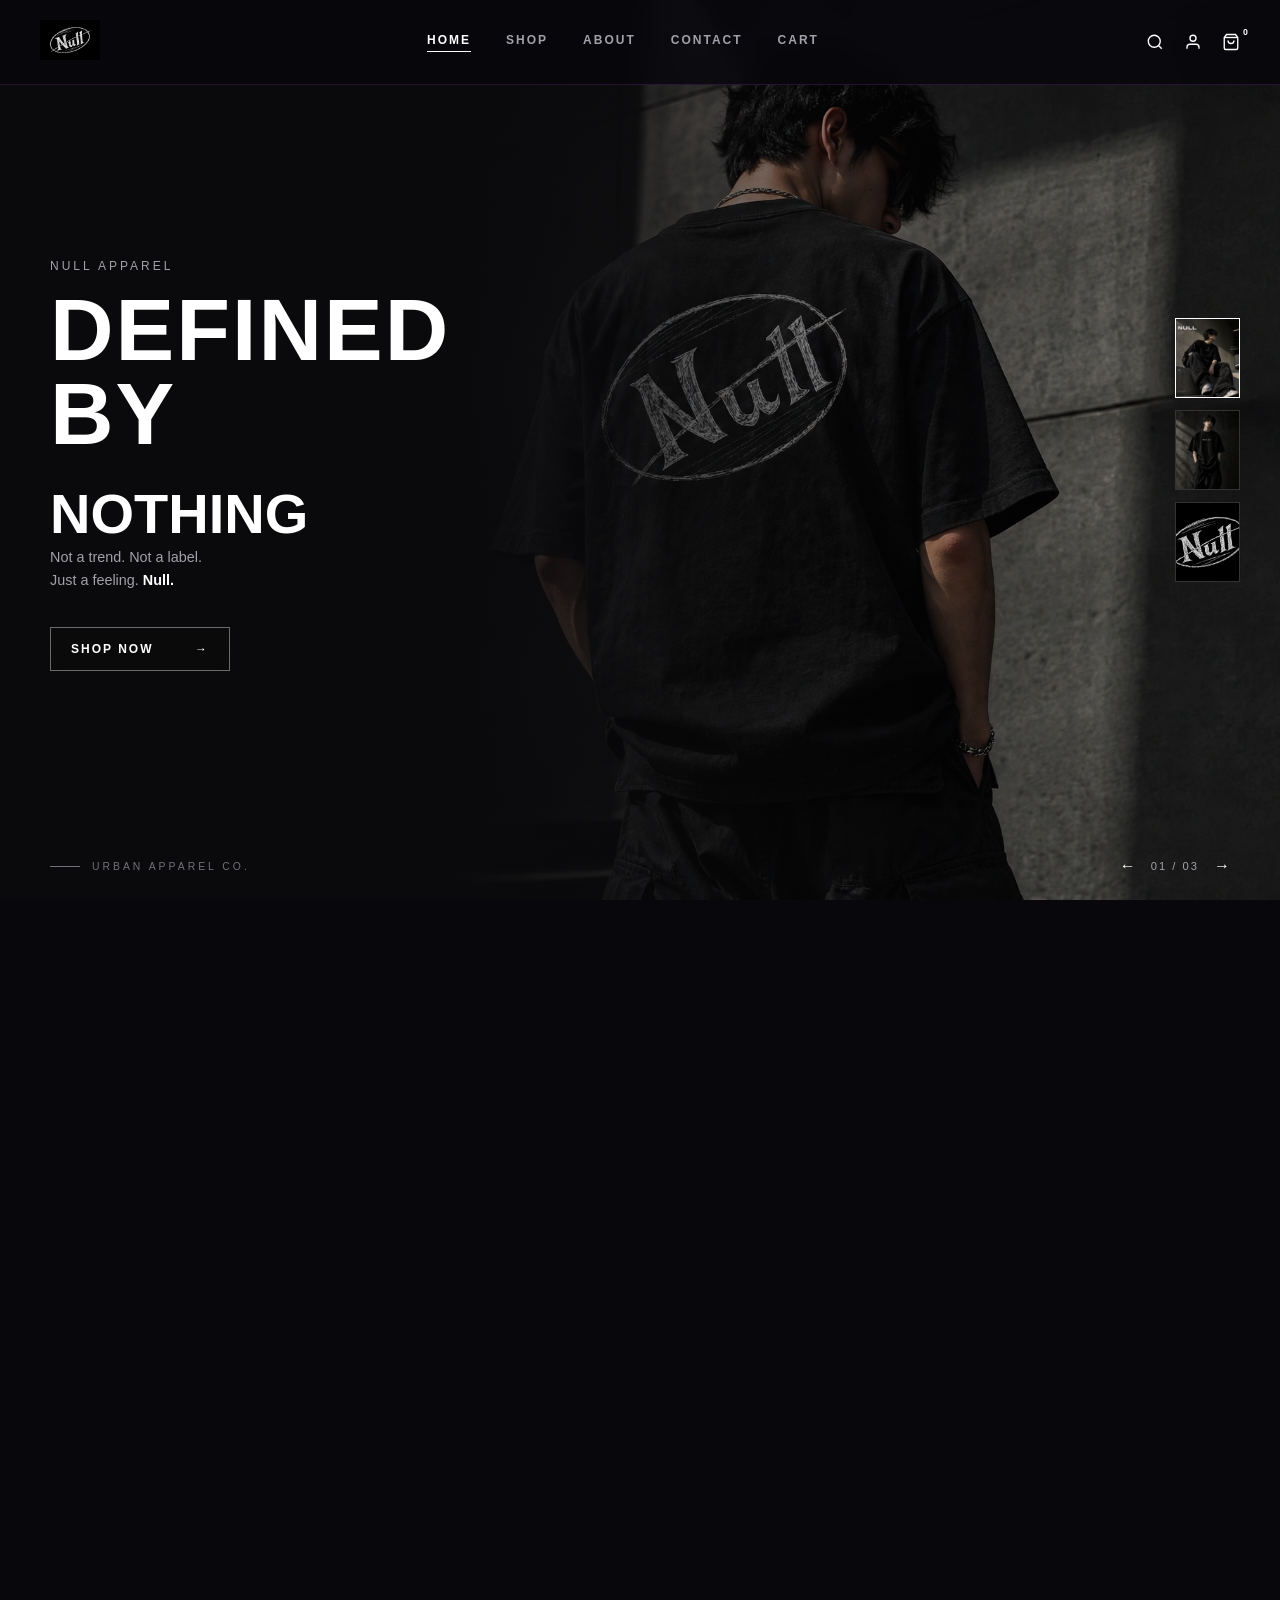
<file: index.html>
<!DOCTYPE html>
<html lang="en">
<head>
    <meta charset="UTF-8">
    <meta name="viewport" content="width=device-width, initial-scale=1.0">
    <title>Null Streetwear // Defined by Nothing</title>
    <link rel="stylesheet" href="style.css">
    <link rel="script,js" href="scrip.js">
    <link rel="shop.html" href="shop.html">
    <link rel="about.html" href="about.html">
    <link rel="contact.html" href="contact.html">
    <link rel="cart.html" href="cart.html">
    <link rel="home.html" href="home.html">
</head>
<body>

    <!-- Header Navigation -->
    <header class="navbar">
        <div class="nav-left">
            <img src="img-wrapper/logo.png" alt="Null Logo" class="brand-logo">
        </div>

        <nav class="nav-menu">
            <a href="#" class="active">HOME</a>
            <a href="shop.html">SHOP</a>
            <a href="about.html">ABOUT</a>
            <a href="contact.html">CONTACT</a>
            <a href="cart.html">CART</a>
        </nav>

        

        <div class="nav-icons">
            <button class="icon-btn" aria-label="Search">
                <svg width="18" height="18" viewBox="0 0 24 24" fill="none" stroke="currentColor" stroke-width="1.8"><circle cx="11" cy="11" r="8"></circle><line x1="21" y1="21" x2="16.65" y2="16.65"></line></svg>
            </button>
            <button class="icon-btn" aria-label="Account">
                <a href="profile.html" class="icon-btn"></a>
                <svg width="18" height="18" viewBox="0 0 24 24" fill="none" stroke="currentColor" stroke-width="1.8"><path d="M20 21v-2a4 4 0 0 0-4-4H8a4 4 0 0 0-4 4v2"></path><circle cx="12" cy="7" r="4"></circle></svg>
            </button>
            <button class="icon-btn cart-btn" aria-label="Cart">
                <svg width="18" height="18" viewBox="0 0 24 24" fill="none" stroke="currentColor" stroke-width="1.8"><path d="M6 2L3 6v14a2 2 0 0 0 2 2h14a2 2 0 0 0 2-2V6l-3-4z"></path><line x1="3" y1="6" x2="21" y2="6"></line><path d="M16 10a4 4 0 0 1-8 0"></path></svg>
                <span class="cart-count">0</span>
            </button>
        </div>   
    </header>

    <!-- Main Hero Container -->
    <main class="hero-container">
        
        <!-- Full Screen Background Image -->
        <div class="hero-bg-wrapper">
            <img src="img-wrapper/homepage.jpg" alt="NULL Hero Model" class="hero-main-img">
            <div class="hero-overlay"></div>
        </div>

        <!-- Left Text Area -->
        <div class="hero-text-content">
            <p class="brand-subtitle">NULL APPAREL</p>
            <h1 class="hero-heading">DEFINED BY<br><h1>
                <h1><span class="highlight-text">NOTHING</span></h1>
            <p class="hero-description">
                Not a trend. Not a label.<br>
                Just a feeling. <strong>Null.</strong>
            </p>

            <a href="https://nullapparel.github.io/null-verify/?id=EX01" class="shop-btn">
                <span>SHOP NOW</span>
                <span class="arrow">→</span>
            </a>
        </div>

        <!-- Right Thumbnails -->
        <div class="right-thumbnails">
            <div class="thumb-card active">
                <img src="img-wrapper/boy1.png" alt="Thumb 1">   
            </div>
            <div class="thumb-card">
                <img src="img-wrapper/boy2.png" alt="Thumb 2">
            </div>
            <div class="thumb-card">
                <img src="img-wrapper/logo.png" alt="Thumb 3">
            </div>
        </div>

        <!-- Bottom Controls -->
        <div class="hero-bottom-bar">
            <div class="bottom-left-text">
                <span class="line"></span>
                <span>URBAN APPAREL CO.</span>
            </div>

            <div class="bottom-slider-ctrl">
                <button class="arrow-btn">←</button>
                <span class="slide-num">01 / 03</span>
                <button class="arrow-btn">→</button>
            </div>
        </div>

    </main>

    

</body>
</html>
</file>
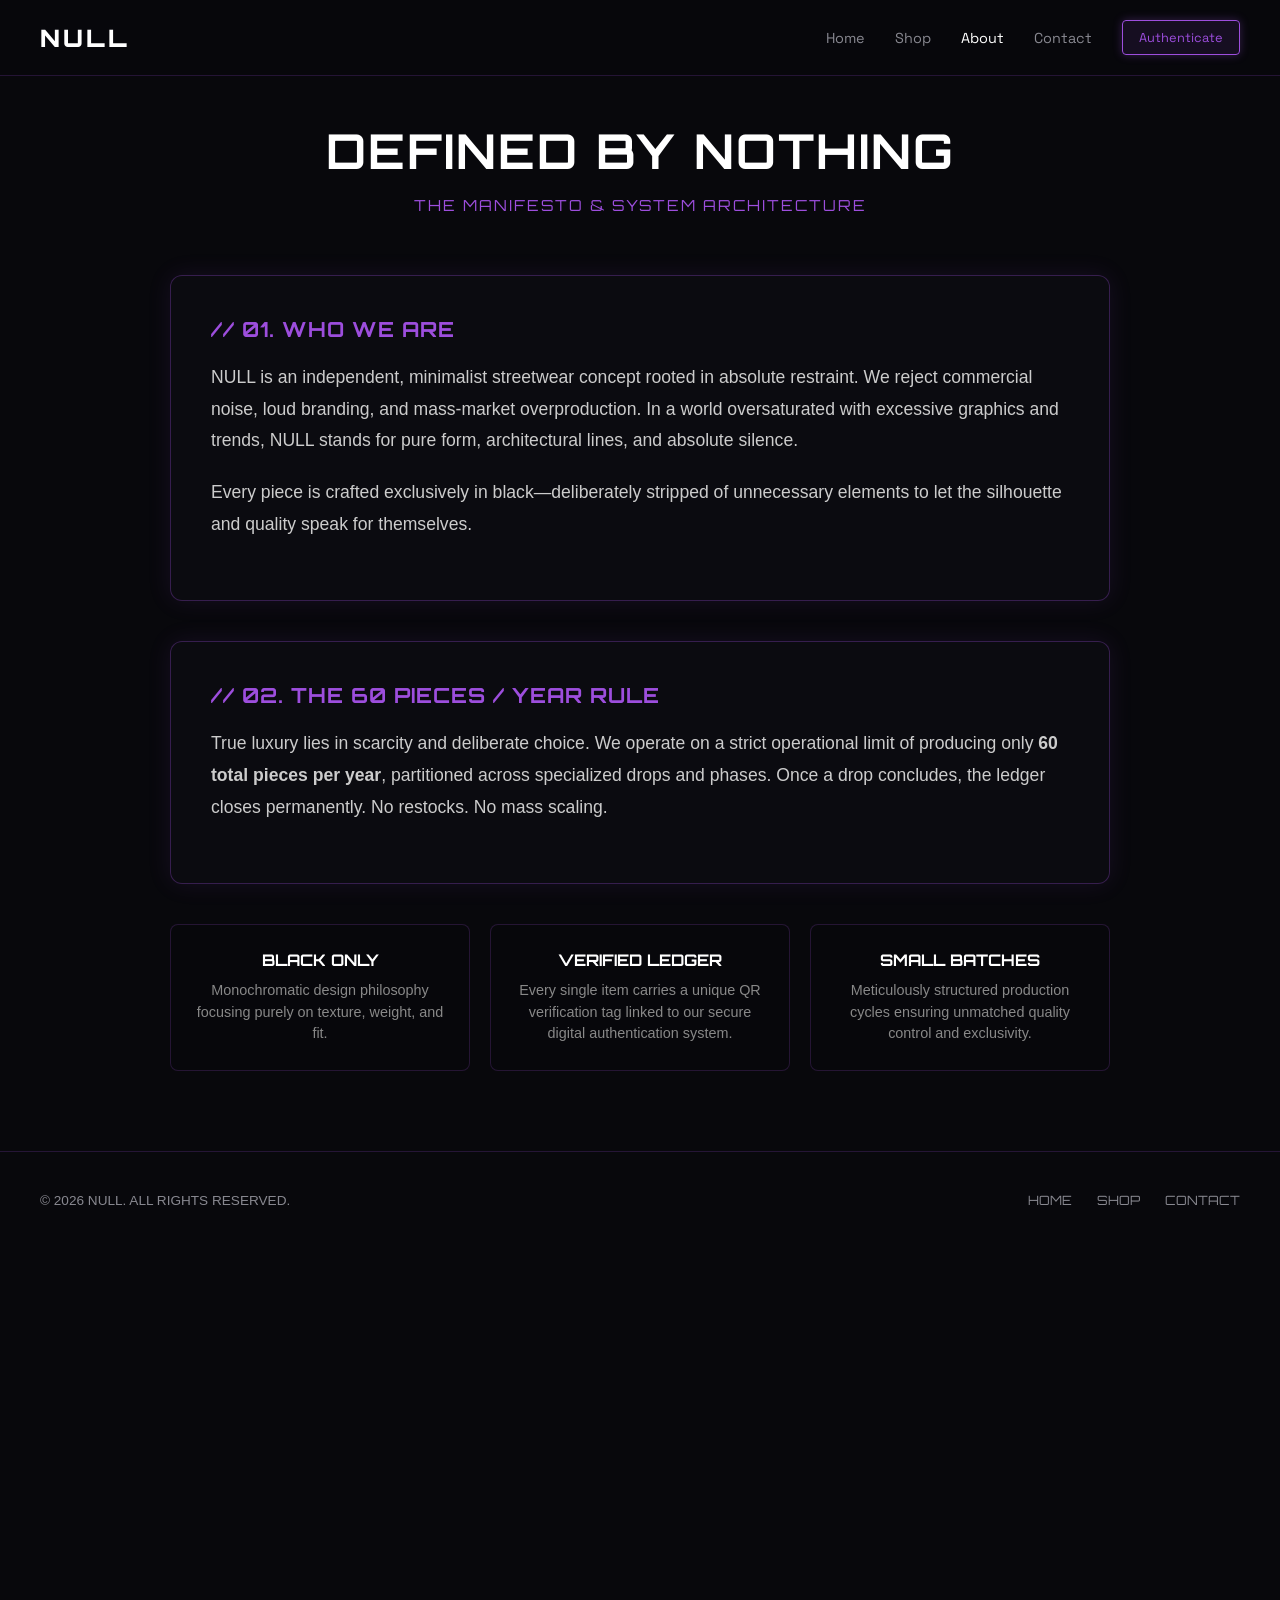
<file: about.html>
<!DOCTYPE html>
<html lang="en">
<head>
    <meta charset="UTF-8">
    <meta name="viewport" content="width=device-width, initial-scale=1.0">
    <title>NULL — About & Manifesto</title>
    
    <!-- Google Fonts -->
    <link rel="preconnect" href="https://fonts.googleapis.com">
    <link rel="preconnect" href="https://fonts.gstatic.com" crossorigin>
    <link href="https://fonts.googleapis.com/css2?family=Orbitron:wght@400;600;800;900&family=Space+Grotesk:wght@300;400;500;600;700&display=swap" rel="stylesheet">

    <!-- Stylesheets -->
    <link rel="stylesheet" href="style.css">
    <style>
        .about-container {
            max-width: 1000px;
            margin: 120px auto 80px auto;
            padding: 0 30px;
            color: #fff;
            font-family: 'Space Grotesk', sans-serif;
        }

        .about-hero {
            text-align: center;
            margin-bottom: 60px;
        }

        .about-hero h1 {
            font-family: 'Orbitron', sans-serif;
            font-size: 3rem;
            letter-spacing: 2px;
            margin-bottom: 15px;
            color: #fff;
        }

        .about-hero p {
            color: #9d4edd;
            font-family: 'Orbitron', sans-serif;
            font-size: 0.95rem;
            letter-spacing: 2px;
        }

        .manifesto-block {
            background: rgba(13, 13, 18, 0.8);
            border: 1px solid rgba(157, 78, 221, 0.3);
            border-radius: 12px;
            padding: 40px;
            margin-bottom: 40px;
            backdrop-filter: blur(10px);
            box-shadow: 0 0 25px rgba(157, 78, 221, 0.1);
        }

        .manifesto-block h3 {
            font-family: 'Orbitron', sans-serif;
            font-size: 1.3rem;
            color: #9d4edd;
            margin-bottom: 20px;
            letter-spacing: 1px;
        }

        .manifesto-block p {
            color: #ccc;
            font-size: 1.1rem;
            line-height: 1.8;
            margin-bottom: 20px;
        }

        .pillars-grid {
            display: grid;
            grid-template-columns: repeat(3, 1fr);
            gap: 20px;
            margin-top: 40px;
        }

        @media (max-width: 768px) {
            .pillars-grid {
                grid-template-columns: 1fr;
            }
            .about-hero h1 {
                font-size: 2rem;
            }
        }

        .pillar-card {
            background: rgba(8, 8, 12, 0.9);
            border: 1px solid rgba(157, 78, 221, 0.2);
            padding: 25px;
            border-radius: 8px;
            text-align: center;
        }

        .pillar-card h4 {
            font-family: 'Orbitron', sans-serif;
            font-size: 1rem;
            margin-bottom: 10px;
            color: #fff;
        }

        .pillar-card p {
            font-size: 0.9rem;
            color: #888;
            line-height: 1.5;
        }
    </style>
</head>
<body>

    <!-- Header / Navbar -->
    <header class="navbar">
        <div class="logo">NULL</div>
        <nav class="nav-links">
            <a href="index.html">Home</a>
            <a href="shop.html">Shop</a>
            <a href="about.html" style="color: #fff;">About</a>
            <a href="contact.html">Contact</a>
            <a href="https://nullapparel.github.io/null-verify/?id=EX01" class="verify-link" target="_blank">Authenticate</a>
        </nav>
    </header>

    <!-- Main About Container -->
    <main class="about-container">
        <div class="about-hero">
            <h1>DEFINED BY NOTHING</h1>
            <p>THE MANIFESTO & SYSTEM ARCHITECTURE</p>
        </div>

        <div class="manifesto-block">
            <h3>// 01. WHO WE ARE</h3>
            <p>NULL is an independent, minimalist streetwear concept rooted in absolute restraint. We reject commercial noise, loud branding, and mass-market overproduction. In a world oversaturated with excessive graphics and trends, NULL stands for pure form, architectural lines, and absolute silence.</p>
            <p>Every piece is crafted exclusively in black—deliberately stripped of unnecessary elements to let the silhouette and quality speak for themselves.</p>
        </div>

        <div class="manifesto-block">
            <h3>// 02. THE 60 PIECES / YEAR RULE</h3>
            <p>True luxury lies in scarcity and deliberate choice. We operate on a strict operational limit of producing only <strong>60 total pieces per year</strong>, partitioned across specialized drops and phases. Once a drop concludes, the ledger closes permanently. No restocks. No mass scaling.</p>
        </div>

        <div class="pillars-grid">
            <div class="pillar-card">
                <h4>BLACK ONLY</h4>
                <p>Monochromatic design philosophy focusing purely on texture, weight, and fit.</p>
            </div>
            <div class="pillar-card">
                <h4>VERIFIED LEDGER</h4>
                <p>Every single item carries a unique QR verification tag linked to our secure digital authentication system.</p>
            </div>
            <div class="pillar-card">
                <h4>SMALL BATCHES</h4>
                <p>Meticulously structured production cycles ensuring unmatched quality control and exclusivity.</p>
            </div>
        </div>
    </main>

    <!-- Footer -->
    <footer class="footer" style="border-top: 1px solid rgba(157,78,221,0.2); padding: 40px;">
        <div class="footer-copy">© 2026 NULL. ALL RIGHTS RESERVED.</div>
        <div class="footer-links">
            <a href="index.html">HOME</a>
            <a href="shop.html">SHOP</a>
            <a href="contact.html">CONTACT</a>
        </div>
    </footer>

</body>
</html>
</file>
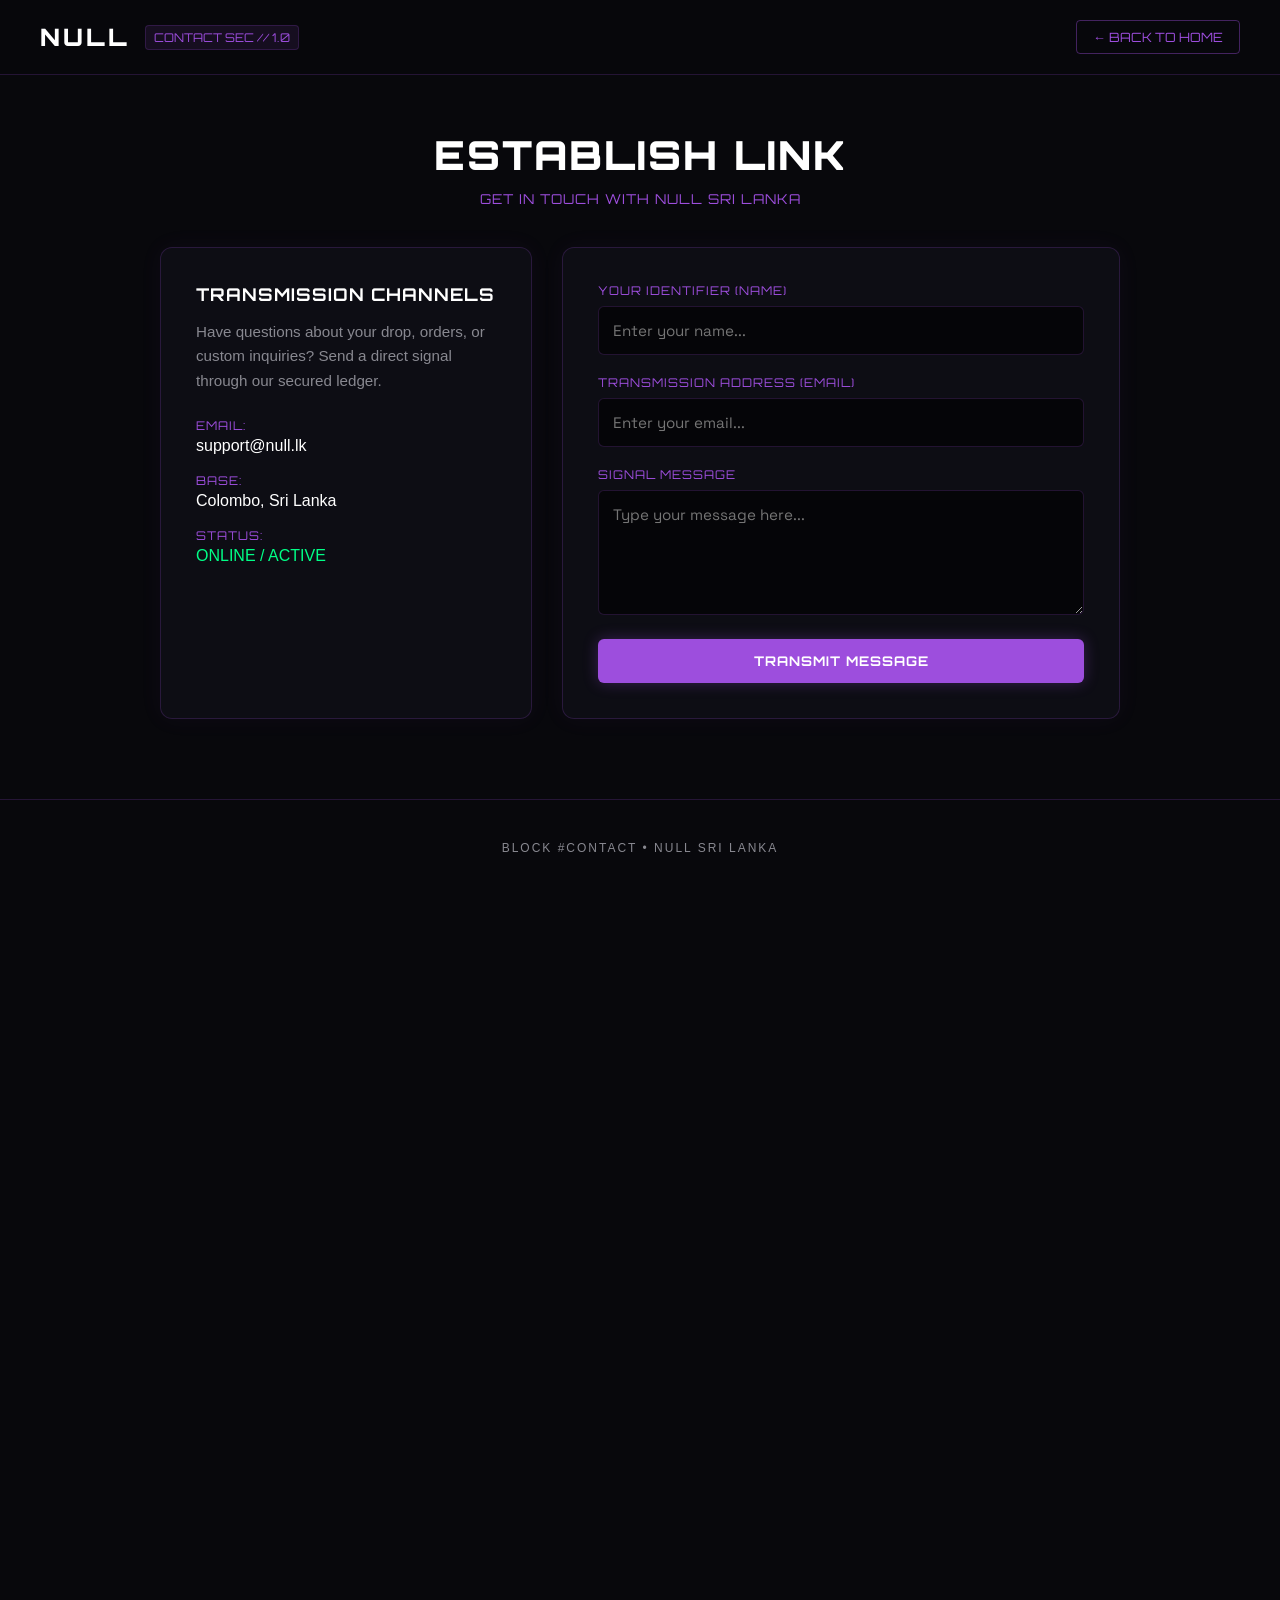
<file: contact.html>
<!DOCTYPE html>
<html lang="en">
<head>
    <meta charset="UTF-8">
    <meta name="viewport" content="width=device-width, initial-scale=1.0">
    <title>NULL — Contact Us</title>
    
    <!-- Google Fonts -->
    <link rel="preconnect" href="https://fonts.googleapis.com">
    <link rel="preconnect" href="https://fonts.gstatic.com" crossorigin>
    <link href="https://fonts.googleapis.com/css2?family=Orbitron:wght@400;600;800;900&family=Space+Grotesk:wght@300;400;500;600;700&display=swap" rel="stylesheet">

    <!-- Shared -->
    <link rel="stylesheet" href="style.css">
    <link rel="script,js" href="scrip.js">
    <link rel="shop.html" href="shop.html">
    <link rel="about.html" href="about.html">
    <link rel="index.html" href="index.html">
    <link rel="cart.html" href="cart.html">
    <link rel="home.html" href="home.html">
</head>
<body>

    <!-- Top Fixed Navigation -->
    <header class="top-nav">
        <div class="brand-brandmark">
            <span class="logo-mini">NULL</span>
            <span class="version-tag">CONTACT SEC // 1.0</span>
        </div>
        <a href="index.html" class="official-store-btn" style="color: var(--neon-purple); border-color: rgba(157,78,221,0.4); text-decoration: none; margin-left: auto;">
            &larr; BACK TO HOME
        </a>
    </header>

    <!-- Main Contact Container -->
    <main class="contact-container">
        <div class="contact-header">
            <h1 class="null-title">ESTABLISH LINK</h1>
            <p class="null-tagline">GET IN TOUCH WITH NULL SRI LANKA</p>
        </div>

        <div class="contact-grid">
            <!-- Contact Info Box -->
            <div class="info-card">
                <h3>TRANSMISSION CHANNELS</h3>
                <p>Have questions about your drop, orders, or custom inquiries? Send a direct signal through our secured ledger.</p>
                
                <div class="info-item">
                    <span class="info-label">EMAIL:</span>
                    <span class="info-val">support@null.lk</span>
                </div>
                <div class="info-item">
                    <span class="info-label">BASE:</span>
                    <span class="info-val">Colombo, Sri Lanka</span>
                </div>
                <div class="info-item">
                    <span class="info-label">STATUS:</span>
                    <span class="info-val" style="color: #00FF87;">ONLINE / ACTIVE</span>
                </div>
            </div>

            <!-- Contact Form Box -->
            <div class="form-card">
                <form id="contact-form">
                    <div class="input-group">
                        <label for="name">YOUR IDENTIFIER (NAME)</label>
                        <input type="text" id="name" required placeholder="Enter your name...">
                    </div>

                    <div class="input-group">
                        <label for="email">TRANSMISSION ADDRESS (EMAIL)</label>
                        <input type="email" id="email" required placeholder="Enter your email...">
                    </div>

                    <div class="input-group">
                        <label for="message">SIGNAL MESSAGE</label>
                        <textarea id="message" rows="5" required placeholder="Type your message here..."></textarea>
                    </div>

                    <button type="submit" class="submit-btn">TRANSMIT MESSAGE</button>
                </form>
            </div>
        </div>
    </main>

    <!-- Footer -->
    <footer class="ledger-footer">
        <span>BLOCK #CONTACT &bull; NULL SRI LANKA</span>
    </footer>

</body>
</html>
</file>
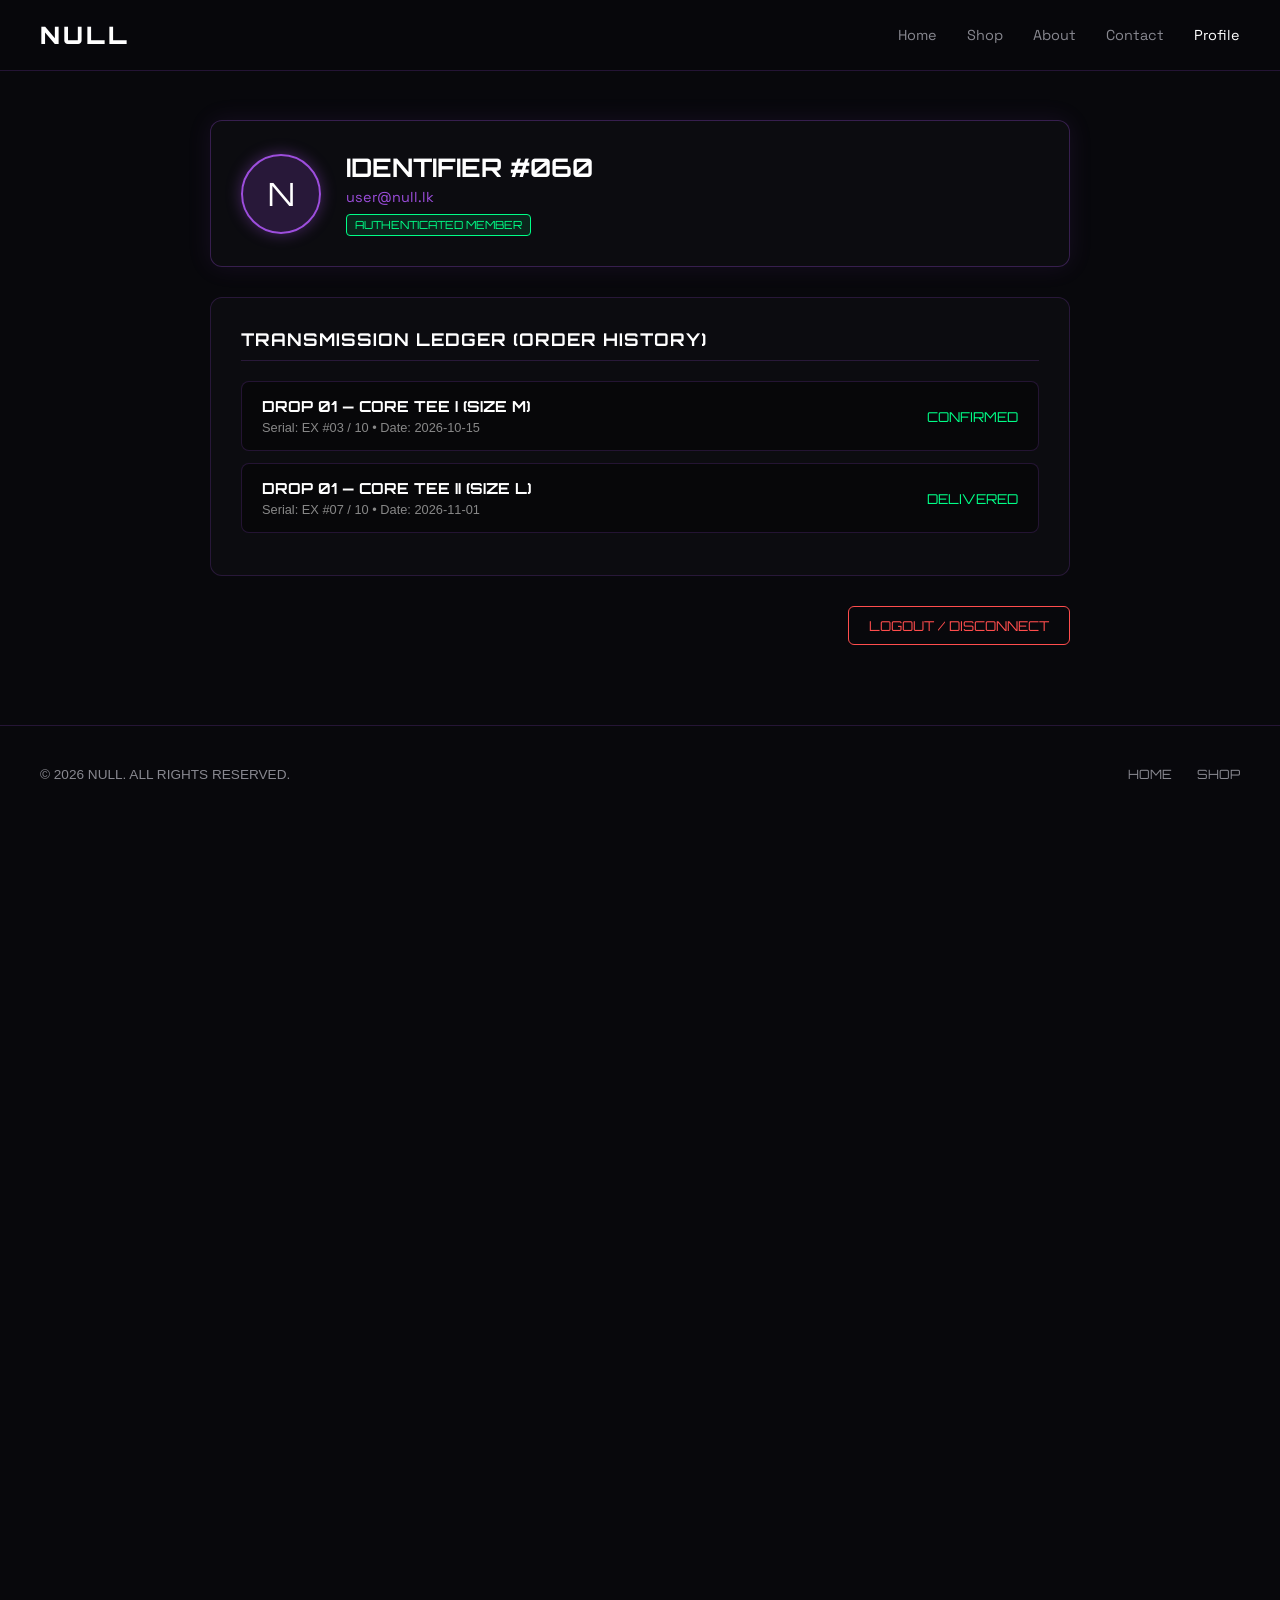
<file: profile.html>
<!DOCTYPE html>
<html lang="en">
<head>
    <meta charset="UTF-8">
    <meta name="viewport" content="width=device-width, initial-scale=1.0">
    <title>NULL — User Profile</title>
    
    <!-- Google Fonts -->
    <link rel="preconnect" href="https://fonts.googleapis.com">
    <link rel="preconnect" href="https://fonts.gstatic.com" crossorigin>
    <link href="https://fonts.googleapis.com/css2?family=Orbitron:wght@400;600;800;900&family=Space+Grotesk:wght@300;400;500;600;700&display=swap" rel="stylesheet">

    <!-- Stylesheet -->
    <link rel="stylesheet" href="style.css">
    
    <style>
        .profile-container {
            max-width: 900px;
            margin: 120px auto 60px auto;
            padding: 0 20px;
            font-family: 'Space Grotesk', sans-serif;
        }

        .profile-header {
            display: flex;
            align-items: center;
            gap: 25px;
            background: rgba(13, 13, 18, 0.85);
            border: 1px solid rgba(157, 78, 221, 0.3);
            border-radius: 12px;
            padding: 30px;
            backdrop-filter: blur(10px);
            box-shadow: 0 0 25px rgba(157, 78, 221, 0.1);
            margin-bottom: 30px;
        }

        .profile-avatar {
            width: 80px;
            height: 80px;
            border-radius: 50%;
            background: rgba(157, 78, 221, 0.2);
            border: 2px solid #9d4edd;
            display: flex;
            align-items: center;
            justify-content: center;
            font-family: 'Orbitron', sans-serif;
            font-size: 2rem;
            color: #fff;
            box-shadow: 0 0 15px rgba(157, 78, 221, 0.4);
        }

        .profile-info h2 {
            font-family: 'Orbitron', sans-serif;
            font-size: 1.6rem;
            color: #fff;
            margin-bottom: 5px;
        }

        .profile-info p {
            color: #9d4edd;
            font-size: 0.9rem;
            font-family: 'Space Grotesk', sans-serif;
        }

        .badge-verified {
            display: inline-block;
            margin-top: 8px;
            background: rgba(0, 255, 135, 0.1);
            color: #00FF87;
            border: 1px solid #00FF87;
            font-family: 'Orbitron', sans-serif;
            font-size: 0.7rem;
            padding: 3px 8px;
            border-radius: 4px;
        }

        .section-box {
            background: rgba(13, 13, 18, 0.85);
            border: 1px solid rgba(157, 78, 221, 0.2);
            border-radius: 12px;
            padding: 30px;
            margin-bottom: 30px;
        }

        .section-box h3 {
            font-family: 'Orbitron', sans-serif;
            font-size: 1.1rem;
            color: #fff;
            margin-bottom: 20px;
            border-bottom: 1px solid rgba(157, 78, 221, 0.2);
            padding-bottom: 10px;
            letter-spacing: 1px;
        }

        .order-history-item {
            display: flex;
            justify-content: space-between;
            align-items: center;
            background: rgba(0, 0, 0, 0.4);
            border: 1px solid rgba(157, 78, 221, 0.2);
            padding: 15px 20px;
            border-radius: 8px;
            margin-bottom: 12px;
        }

        .order-details h4 {
            font-family: 'Orbitron', sans-serif;
            font-size: 0.95rem;
            color: #fff;
        }

        .order-details p {
            font-size: 0.8rem;
            color: #888;
            margin-top: 4px;
        }

        .logout-btn {
            background: transparent;
            color: #ff4d4d;
            border: 1px solid #ff4d4d;
            padding: 10px 20px;
            font-family: 'Orbitron', sans-serif;
            font-size: 0.85rem;
            border-radius: 6px;
            cursor: pointer;
            transition: all 0.3s ease;
        }

        .logout-btn:hover {
            background: #ff4d4d;
            color: #fff;
            box-shadow: 0 0 15px rgba(255, 77, 77, 0.5);
        }

        @media (max-width: 768px) {
            .profile-header {
                flex-direction: column;
                text-align: center;
            }
            .order-history-item {
                flex-direction: column;
                align-items: flex-start;
                gap: 10px;
            }
        }
    </style>
</head>
<body>

    <!-- Header / Navbar -->
    <header class="navbar">
        <div class="logo">NULL</div>
        <nav class="nav-links">
            <a href="index.html">Home</a>
            <a href="shop.html">Shop</a>
            <a href="about.html">About</a>
            <a href="contact.html">Contact</a>
            <a href="profile.html" style="color: #fff;">Profile</a>
        </nav>
    </header>

    <!-- Main Profile Content -->
    <main class="profile-container">
        
        <!-- Header Profile Info -->
        <div class="profile-header">
            <div class="profile-avatar" id="user-avatar">N</div>
            <div class="profile-info">
                <h2 id="user-name">IDENTIFIER #060</h2>
                <p id="user-email">user@null.lk</p>
                <span class="badge-verified">AUTHENTICATED MEMBER</span>
            </div>
        </div>

        <!-- Account Ledger / Orders -->
        <div class="section-box">
            <h3>TRANSMISSION LEDGER (ORDER HISTORY)</h3>
            
            <div class="order-history-item">
                <div class="order-details">
                    <h4>DROP 01 — CORE TEE I (SIZE M)</h4>
                    <p>Serial: EX #03 / 10 &bull; Date: 2026-10-15</p>
                </div>
                <span style="color: #00FF87; font-family: 'Orbitron', sans-serif; font-size: 0.85rem;">CONFIRMED</span>
            </div>

            <div class="order-history-item">
                <div class="order-details">
                    <h4>DROP 01 — CORE TEE II (SIZE L)</h4>
                    <p>Serial: EX #07 / 10 &bull; Date: 2026-11-01</p>
                </div>
                <span style="color: #00FF87; font-family: 'Orbitron', sans-serif; font-size: 0.85rem;">DELIVERED</span>
            </div>
        </div>

        <!-- Account Actions -->
        <div style="text-align: right;">
            <button class="logout-btn" onclick="alert('Session Terminated.')">LOGOUT / DISCONNECT</button>
        </div>

    </main>

    <!-- Footer -->
    <footer class="footer" style="border-top: 1px solid rgba(157,78,221,0.2); margin-top: 80px;">
        <div class="footer-copy">© 2026 NULL. ALL RIGHTS RESERVED.</div>
        <div class="footer-links">
            <a href="index.html">HOME</a>
            <a href="shop.html">SHOP</a>
        </div>
    </footer>

</body>
</html>
</file>
<file: style.css>
/* CSS Reset & General Styling */
* {
    margin: 0;
    padding: 0;
    box-sizing: border-box;
    font-family: -apple-system, BlinkMacSystemFont, "Segoe UI", Roboto, sans-serif;
}

body {
    background-color: #0a0a0c;
    color: #ffffff;
    width: 100vw;
    height: 250vh;
    overflow:scroll; /* Scrollbar Bɔda ka Yɔrɔ Bɛɛ Fa */
}

/* Header Navbar */
.navbar {
    position: absolute;
    top: 0;
    left: 0;
    width: 100%;
    display: flex;
    justify-content: space-between;
    align-items: center;
    padding: 25px 50px;
    z-index: 100;
}

.brand-logo {
    height: 40px;
    object-fit: contain;
    filter: brightness(1.2);
}

.nav-menu {
    display: flex;
    gap: 35px;
}

.nav-menu a {
    color: #a1a1aa;
    text-decoration: none;
    font-size: 0.75rem;
    font-weight: 600;
    letter-spacing: 2px;
    transition: 0.3s;
}

.nav-menu a:hover, .nav-menu a.active {
    color: #ffffff;
}

.nav-menu a.active {
    border-bottom: 1.5px solid #ffffff;
    padding-bottom: 4px;
}

.nav-icons {
    display: flex;
    align-items: center;
    gap: 20px;
}

.icon-btn {
    background: transparent;
    border: none;
    color: #ffffff;
    cursor: pointer;
    display: flex;
    align-items: center;
    justify-content: center;
}

.cart-btn {
    position: relative;
}

.cart-count {
    position: absolute;
    top: -6px;
    right: -8px;
    font-size: 0.55rem;
    font-weight: 700;
}

/* Hero Section Workspace - Full Viewport */
.hero-container {
    position: relative;
    width: 100vw;
    height: 100vh;
    display: flex;
    align-items: center;
    padding: 0 50px;
}

/* Background Image Container - Covers Entire Background */
.hero-bg-wrapper {
    position: absolute;
    top: 0;
    left: 0;
    width: 100%;
    height: 100%;
    z-index: 1;
}

/* Photo Be Center Ka Yɔrɔ Bɛɛ Fa Jɔnjɔn */
.hero-main-img {
    width: 100% !important;
    height: 100% !important;
    object-fit: cover !important;
    object-position: center top !important;
}

/* Dark Gradient Overlay for Readability */
.hero-overlay {
    position: absolute;
    top: 0;
    left: 0;
    width: 100%;
    height: 100%;
    background: linear-gradient(90deg, #0a0a0c 35%, rgba(10,10,12,0.4) 65%, transparent 100%);
    pointer-events: none;
}

/* Left Side Text Content */
.hero-text-content {
    position: relative;
    z-index: 10;
    max-width: 550px;
    margin-top: 30px;
}

.brand-subtitle {
    font-size: 0.75rem;
    letter-spacing: 3px;
    color: #a1a1aa;
    margin-bottom: 15px;
}

.hero-heading {
    /*font-size: 4.5rem;*/
    font-size: 5.5rem;
    font-weight: 900;
    line-height: 0.95;
    letter-spacing: 2px;
    margin-bottom: 25px;
    color: #ffffff;
}

/* NOTHING Text with Chalk Texture Logo Effect */
.highlight-text {
    /*background: url('img-wrapper/logo.png') center/cover;*/
    background-color: #ffffff;
    font-size:3.5rem;
    -webkit-background-clip: text;
    -webkit-text-fill-color: transparent;
    filter: contrast(150%) brightness(120%);
    display: inline-block;
}

.hero-description {
    font-size: 0.9rem;
    line-height: 1.6;
    color: #a1a1aa;
    margin-bottom: 35px;
}

.hero-description strong {
    color: #ffffff;
}

.shop-btn {
    display: inline-flex;
    justify-content: space-between;
    align-items: center;
    width: 180px;
    padding: 14px 20px;
    border: 1px solid rgba(255, 255, 255, 0.4);
    background: rgba(10, 10, 12, 0.4);
    color: #ffffff;
    text-decoration: none;
    font-size: 0.75rem;
    font-weight: 700;
    letter-spacing: 2px;
    backdrop-filter: blur(8px);
    transition: 0.3s;
}

.shop-btn:hover {
    background: #ffffff;
    color: #000000;
    border-color: #ffffff;
}

/* Right Side Thumbnails Fixed Placement */
.right-thumbnails {
    position: absolute;
    right: 40px;
    top: 50%;
    transform: translateY(-50%);
    z-index: 10;
    display: flex;
    flex-direction: column;
    gap: 12px;
}

.thumb-card {
    width: 65px;
    height: 80px;
    border: 1px solid rgba(255, 255, 255, 0.2);
    background: #000000;
    overflow: hidden;
    cursor: pointer;
    transition: 0.3s;
}

.thumb-card.active, .thumb-card:hover {
    border-color: #ffffff;
}

.thumb-card img {
    width: 100%;
    height: 100%;
    object-fit: cover;
}

/* Bottom Control Bar Placement */
.hero-bottom-bar {
    position: absolute;
    bottom: 25px;
    left: 50px;
    right: 50px;
    z-index: 10;
    display: flex;
    justify-content: space-between;
    align-items: center;
}

.bottom-left-text {
    display: flex;
    align-items: center;
    gap: 12px;
    font-size: 0.65rem;
    letter-spacing: 3px;
    color: #71717a;
}

.bottom-left-text .line {
    width: 30px;
    height: 1px;
    background-color: #71717a;
}

.bottom-slider-ctrl {
    display: flex;
    align-items: center;
    gap: 15px;
    font-size: 0.7rem;
    letter-spacing: 2px;
    color: #a1a1aa;
}

.arrow-btn {
    background: transparent;
    border: none;
    color: #ffffff;
    font-size: 1rem;
    cursor: pointer;
}

/*-------------------------------------------------------------------------cart---------------------------*/

/* Floating Cart Button Style */
.floating-cart-btn {
    position: fixed;
    bottom: 30px;
    right: 30px;
    background: #12121a;
    border: 2px solid #9d4edd;
    color: #fff;
    padding: 12px 18px;
    border-radius: 50px;
    cursor: pointer;
    font-family: 'Orbitron', sans-serif;
    font-size: 1rem;
    z-index: 1000;
    box-shadow: 0 0 15px rgba(157, 78, 221, 0.4);
    transition: all 0.3s ease;
}
.floating-cart-btn:hover {
    background: #9d4edd;
    box-shadow: 0 0 25px rgba(157, 78, 221, 0.8);
}

/* Slide-over Cart Drawer */
.cart-drawer {
    position: fixed;
    top: 0;
    right: -400px;
    width: 380px;
    height: 100%;
    background: #0d0d12;
    border-left: 1px solid rgba(157, 78, 221, 0.3);
    z-index: 1100;
    display: flex;
    flex-direction: column;
    transition: right 0.4s cubic-bezier(0.16, 1, 0.3, 1);
    box-shadow: -10px 0 30px rgba(0,0,0,0.8);
}
.cart-drawer.open {
    right: 0;
}

.cart-header {
    padding: 20px;
    border-bottom: 1px solid rgba(255,255,255,0.1);
    display: flex;
    justify-content: space-between;
    align-items: center;
    color: #fff;
    font-family: 'Orbitron', sans-serif;
}
.close-btn {
    background: none;
    border: none;
    color: #fff;
    font-size: 1.8rem;
    cursor: pointer;
}

.cart-items-container {
    flex: 1;
    overflow-y: auto;
    padding: 20px;
}
.empty-cart-text {
    color: #888;
    text-align: center;
    margin-top: 40px;
    font-family: 'Space Grotesk', sans-serif;
}

/* Cart Item Card */
.cart-item {
    display: flex;
    justify-content: space-between;
    align-items: center;
    background: rgba(157, 78, 221, 0.05);
    border: 1px solid rgba(157, 78, 221, 0.2);
    padding: 12px;
    margin-bottom: 10px;
    border-radius: 8px;
    color: #fff;
}
.cart-item-details h4 {
    font-size: 0.9rem;
    margin-bottom: 4px;
}
.cart-item-details p {
    font-size: 0.8rem;
    color: #9d4edd;
}
.remove-item {
    background: none;
    border: none;
    color: #ff4d4d;
    cursor: pointer;
    font-size: 1.1rem;
}

/* Cart Footer */
.cart-footer {
    padding: 20px;
    border-top: 1px solid rgba(255,255,255,0.1);
    background: #0a0a0f;
}
.cart-total-row {
    display: flex;
    justify-content: space-between;
    color: #fff;
    font-family: 'Orbitron', sans-serif;
    font-size: 1.1rem;
    margin-bottom: 15px;
}
.checkout-btn {
    width: 100%;
    background: #9d4edd;
    color: #fff;
    border: none;
    padding: 14px;
    font-family: 'Orbitron', sans-serif;
    font-weight: bold;
    border-radius: 5px;
    cursor: pointer;
    transition: background 0.3s;
}
.checkout-btn:hover {
    background: #7b2cbf;
}

/* Overlay Background */
.cart-overlay {
    position: fixed;
    top: 0;
    left: 0;
    width: 100%;
    height: 100%;
    background: rgba(0,0,0,0.6);
    backdrop-filter: blur(3px);
    z-index: 1050;
    display: none;
}
.cart-overlay.active {
    display: block;
}

/*--------------------------------------------------------home.html---------------------------------------*/

/* --- RESET & VARIABLES --- */
* {
    margin: 0;
    padding: 0;
    box-sizing: border-box;
}

:root {
    --bg-color: #08080c;
    --card-bg: #0d0d14;
    --neon-purple: #9d4edd;
    --neon-glow: rgba(157, 78, 221, 0.3);
    --text-main: #ffffff;
    --text-muted: #888890;
    --border-color: rgba(157, 78, 221, 0.2);
}

body {
    background-color: var(--bg-color);
    color: var(--text-main);
    font-family: 'Space Grotesk', sans-serif;
    overflow-x:scroll;
} 

/* --- HEADER / NAVBAR --- */
.navbar {
    position: fixed;
    top: 0;
    left: 0;
    width: 100%;
    display: flex;
    justify-content: space-between;
    align-items: center;
    padding: 20px 40px;
    background: rgba(8, 8, 12, 0.85);
    backdrop-filter: blur(10px);
    border-bottom: 1px solid var(--border-color);
    z-index: 1000;
}

.logo {
    font-family: 'Orbitron', sans-serif;
    font-size: 1.5rem;
    font-weight: 900;
    letter-spacing: 3px;
    color: var(--text-main);
}

.nav-links {
    display: flex;
    gap: 30px;
    align-items: center;
}

.nav-links a {
    color: var(--text-muted);
    text-decoration: none;
    font-size: 0.9rem;
    font-family: 'Space Grotesk', sans-serif;
    transition: color 0.3s ease;
}

.nav-links a:hover {
    color: var(--text-main);
}

.verify-link {
    background: rgba(157, 78, 221, 0.1);
    border: 1px solid var(--neon-purple);
    padding: 8px 16px;
    border-radius: 4px;
    color: var(--neon-purple) !important;
    font-family: 'Orbitron', sans-serif;
    font-size: 0.8rem !important;
    box-shadow: 0 0 10px var(--neon-glow);
    transition: all 0.3s ease;
}

.verify-link:hover {
    background: var(--neon-purple);
    color: #fff !important;
    box-shadow: 0 0 20px var(--neon-purple);
}

/* --- HERO SECTION --- */
.hero-section {
    display: grid;
    grid-template-columns: 1fr 1fr;
    min-height: 100vh;
    align-items: center;
    padding: 120px 40px 60px 40px;
    gap: 40px;
}

.hero-title {
    font-family: 'Orbitron', sans-serif;
    font-size: 3.5rem;
    font-weight: 900;
    line-height: 1.1;
    margin-bottom: 20px;
    letter-spacing: 1px;
}

.hero-subtext {
    color: var(--text-muted);
    font-size: 1rem;
    margin-bottom: 30px;
    letter-spacing: 1px;
}

.hero-btn {
    display: inline-block;
    background: transparent;
    color: var(--text-main);
    border: 1px solid var(--neon-purple);
    padding: 14px 28px;
    text-decoration: none;
    font-family: 'Orbitron', sans-serif;
    font-size: 0.9rem;
    font-weight: bold;
    letter-spacing: 1px;
    box-shadow: 0 0 15px var(--neon-glow);
    transition: all 0.3s ease;
}

.hero-btn:hover {
    background: var(--neon-purple);
    box-shadow: 0 0 25px var(--neon-purple);
}

.hero-image-container {
    width: 100%;
    height: 800px;
    border-radius: 12px;
    overflow: hidden;
    border: 1px solid var(--border-color);
}

.hero-img {
    width: 100%;
    height: 100%;
    object-fit: cover;
    filter: grayscale(30%) contrast(110%);
    transition: transform 0.5s ease;
}

.hero-img:hover {
    transform: scale(1.03);
}

/* --- DROP / PRODUCT SECTION --- */
.drop-section {
    padding: 80px 40px;
    max-width: 1400px;
    margin: 0 auto;
}

.section-label {
    display: flex;
    justify-content: space-between;
    font-family: 'Orbitron', sans-serif;
    font-size: 0.85rem;
    color: var(--neon-purple);
    border-bottom: 1px solid var(--border-color);
    padding-bottom: 15px;
    margin-bottom: 40px;
    letter-spacing: 2px;
}

.product-grid {
    display: grid;
    grid-template-columns: repeat(3, 1fr);
    gap: 30px;
}

.product-card {
    background: var(--card-bg);
    border: 1px solid var(--border-color);
    border-radius: 10px;
    overflow: hidden;
    transition: transform 0.3s ease, border-color 0.3s ease, box-shadow 0.3s ease;
}

.product-card:hover {
    transform: translateY(-5px);
    border-color: var(--neon-purple);
    box-shadow: 0 10px 30px var(--neon-glow);
}

.product-img-box {
    width: 100%;
    height: 500px;
    overflow: hidden;
}

.product-img-box-coming-soon {
    width: 100%;
    height: 500px;
    overflow: hidden;
}

.product-img-box img {
    width: 100%;
    height: 100%;
    object-fit: cover;
    transition: transform 0.4s ease;
}

.product-card:hover .product-img-box img {
    transform: scale(1.05);
}

.product-info {
    padding: 20px;
}

.product-tag {
    font-family: 'Orbitron', sans-serif;
    font-size: 0.75rem;
    color: var(--neon-purple);
    display: block;
    margin-bottom: 8px;
    letter-spacing: 1px;
}

.product-title {
    font-family: 'Orbitron', sans-serif;
    font-size: 1rem;
    font-weight: 600;
    margin-bottom: 10px;
    letter-spacing: 1px;
}

.product-price {
    color: var(--text-muted);
    font-size: 0.9rem;
}

/* --- MANIFESTO SECTION --- */
.manifesto-section {
    padding: 100px 40px;
    text-align: center;
    max-width: 900px;
    margin: 0 auto;
}

.manifesto-label {
    font-family: 'Orbitron', sans-serif;
    font-size: 0.85rem;
    color: var(--neon-purple);
    letter-spacing: 3px;
    display: block;
    margin-bottom: 20px;
}

.manifesto-text {
    font-size: 1.6rem;
    line-height: 1.6;
    color: var(--text-main);
    font-weight: 300;
}

/* --- LIST / SUBSCRIBE SECTION --- */
.list-section {
    padding: 80px 40px;
    background: var(--card-bg);
    border-top: 1px solid var(--border-color);
    border-bottom: 1px solid var(--border-color);
    text-align: center;
}

.list-section h3 {
    font-family: 'Orbitron', sans-serif;
    font-size: 1.8rem;
    margin-bottom: 10px;
    letter-spacing: 1px;
}

.list-section p {
    color: var(--text-muted);
    font-size: 0.95rem;
    margin-bottom: 30px;
}

.subscribe-form {
    display: flex;
    max-width: 450px;
    margin: 0 auto;
    border: 1px solid var(--border-color);
    border-radius: 6px;
    overflow: hidden;
    background: var(--bg-color);
}

.subscribe-form input {
    flex: 1;
    background: transparent;
    border: none;
    padding: 14px 20px;
    color: #fff;
    font-family: 'Space Grotesk', sans-serif;
    outline: none;
}

.subscribe-form button {
    background: var(--neon-purple);
    color: #fff;
    border: none;
    padding: 0 24px;
    font-family: 'Orbitron', sans-serif;
    font-weight: bold;
    cursor: pointer;
    transition: background 0.3s ease;
}

.subscribe-form button:hover {
    background: #7b2cbf;
}

/* --- FOOTER --- */
.footer {
    display: flex;
    justify-content: space-between;
    align-items: center;
    padding: 40px;
    font-size: 0.85rem;
    color: var(--text-muted);
}

.footer-links {
    display: flex;
    gap: 25px;
}

.footer-links a {
    color: var(--text-muted);
    text-decoration: none;
    font-family: 'Orbitron', sans-serif;
    font-size: 0.8rem;
    transition: color 0.3s ease;
}

.footer-links a:hover {
    color: #fff;
}

/* --- RESPONSIVE MEDIA QUERIES --- */
@media (max-width: 968px) {
    .hero-section {
        grid-template-columns: 1fr;
        text-align: center;
        padding-top: 100px;
    }
    
    .hero-title {
        font-size: 2.5rem;
    }

    .hero-image-container {
        height: 350px;
    }

    .product-grid {
        grid-template-columns: 1fr;
    }

    .navbar {
        padding: 15px 20px;
    }

    .nav-links {
        gap: 15px;
    }
}

/*-----------------------------------------------------------------------contact-------------------------------------*/

/* --- RESET & BASE STYLES --- */
* {
    margin: 0;
    padding: 0;
    box-sizing: border-box;
}

:root {
    --bg-color: #08080c;
    --card-bg: #0d0d14;
    --neon-purple: #9d4edd;
    --neon-glow: rgba(157, 78, 221, 0.3);
    --text-main: #ffffff;
    --text-muted: #888890;
    --border-color: rgba(157, 78, 221, 0.2);
}

body {
    background-color: var(--bg-color);
    color: var(--text-main);
    font-family: 'Space Grotesk', sans-serif;
    overflow-x: hidden;
}

/* --- TOP NAVIGATION --- */
.top-nav {
    position: fixed;
    top: 0;
    left: 0;
    width: 100%;
    display: flex;
    justify-content: space-between;
    align-items: center;
    padding: 20px 40px;
    background: rgba(8, 8, 12, 0.85);
    backdrop-filter: blur(10px);
    border-bottom: 1px solid var(--border-color);
    z-index: 1000;
}

.brand-brandmark {
    display: flex;
    align-items: center;
    gap: 15px;
}

.logo-mini {
    font-family: 'Orbitron', sans-serif;
    font-size: 1.5rem;
    font-weight: 900;
    letter-spacing: 3px;
    color: var(--text-main);
}

.version-tag {
    font-family: 'Orbitron', sans-serif;
    font-size: 0.75rem;
    color: var(--neon-purple);
    background: rgba(157, 78, 221, 0.1);
    padding: 4px 8px;
    border-radius: 4px;
    border: 1px solid var(--border-color);
}

.official-store-btn {
    font-family: 'Orbitron', sans-serif;
    font-size: 0.8rem;
    padding: 8px 16px;
    border: 1px solid;
    border-radius: 4px;
    transition: all 0.3s ease;
}

.official-store-btn:hover {
    background: var(--neon-purple);
    color: #fff !important;
    box-shadow: 0 0 15px var(--neon-purple);
}

/* --- CONTACT CONTAINER & LAYOUT --- */
.contact-container {
    max-width: 1000px;
    margin: 130px auto 80px auto;
    padding: 0 20px;
}

.contact-header {
    text-align: center;
    margin-bottom: 40px;
}

.null-title {
    font-family: 'Orbitron', sans-serif;
    font-size: 2.5rem;
    font-weight: 900;
    letter-spacing: 2px;
    color: var(--text-main);
    margin-bottom: 10px;
}

.null-tagline {
    font-family: 'Orbitron', sans-serif;
    color: var(--neon-purple);
    font-size: 0.85rem;
    letter-spacing: 1px;
}

.contact-grid {
    display: grid;
    grid-template-columns: 1fr 1.5fr;
    gap: 30px;
}

@media (max-width: 768px) {
    .contact-grid {
        grid-template-columns: 1fr;
    }
    .top-nav {
        padding: 15px 20px;
    }
    .null-title {
        font-size: 2rem;
    }
}

/* --- CARDS (INFO & FORM) --- */
.info-card, .form-card {
    background: var(--card-bg);
    border: 1px solid var(--border-color);
    border-radius: 12px;
    padding: 35px;
    backdrop-filter: blur(10px);
    box-shadow: 0 0 25px rgba(157, 78, 221, 0.05);
}

.info-card h3 {
    font-family: 'Orbitron', sans-serif;
    font-size: 1.1rem;
    margin-bottom: 15px;
    color: var(--text-main);
    letter-spacing: 1px;
}

.info-card p {
    color: var(--text-muted);
    font-size: 0.95rem;
    line-height: 1.6;
    margin-bottom: 25px;
}

.info-item {
    margin-bottom: 18px;
    display: flex;
    flex-direction: column;
}

.info-label {
    font-size: 0.75rem;
    color: var(--neon-purple);
    font-family: 'Orbitron', sans-serif;
    margin-bottom: 4px;
    letter-spacing: 1px;
}

.info-val {
    font-size: 1rem;
    color: var(--text-main);
}

/* --- FORM STYLES --- */
.input-group {
    margin-bottom: 20px;
}

.input-group label {
    display: block;
    font-family: 'Orbitron', sans-serif;
    font-size: 0.75rem;
    color: var(--neon-purple);
    margin-bottom: 8px;
    letter-spacing: 1px;
}

.input-group input, 
.input-group textarea {
    width: 100%;
    background: rgba(0, 0, 0, 0.6);
    border: 1px solid var(--border-color);
    padding: 14px;
    border-radius: 6px;
    color: var(--text-main);
    font-family: 'Space Grotesk', sans-serif;
    font-size: 0.95rem;
    outline: none;
    transition: all 0.3s ease;
}

.input-group input:focus, 
.input-group textarea:focus {
    border-color: var(--neon-purple);
    box-shadow: 0 0 15px var(--neon-glow);
}

.submit-btn {
    width: 100%;
    background: var(--neon-purple);
    color: #fff;
    border: none;
    padding: 14px;
    font-family: 'Orbitron', sans-serif;
    font-weight: bold;
    border-radius: 6px;
    cursor: pointer;
    transition: all 0.3s ease;
    letter-spacing: 1px;
    box-shadow: 0 0 15px var(--neon-glow);
}

.submit-btn:hover {
    background: #7b2cbf;
    box-shadow: 0 0 25px var(--neon-purple);
}

/* --- FOOTER --- */
.ledger-footer {
    text-align: center;
    padding: 40px;
    font-family: 'Orbitron', sans-serif;
    font-size: 0.75rem;
    color: var(--text-muted);
    border-top: 1px solid var(--border-color);
    margin-top: 60px;
    letter-spacing: 2px;
}
</file>
